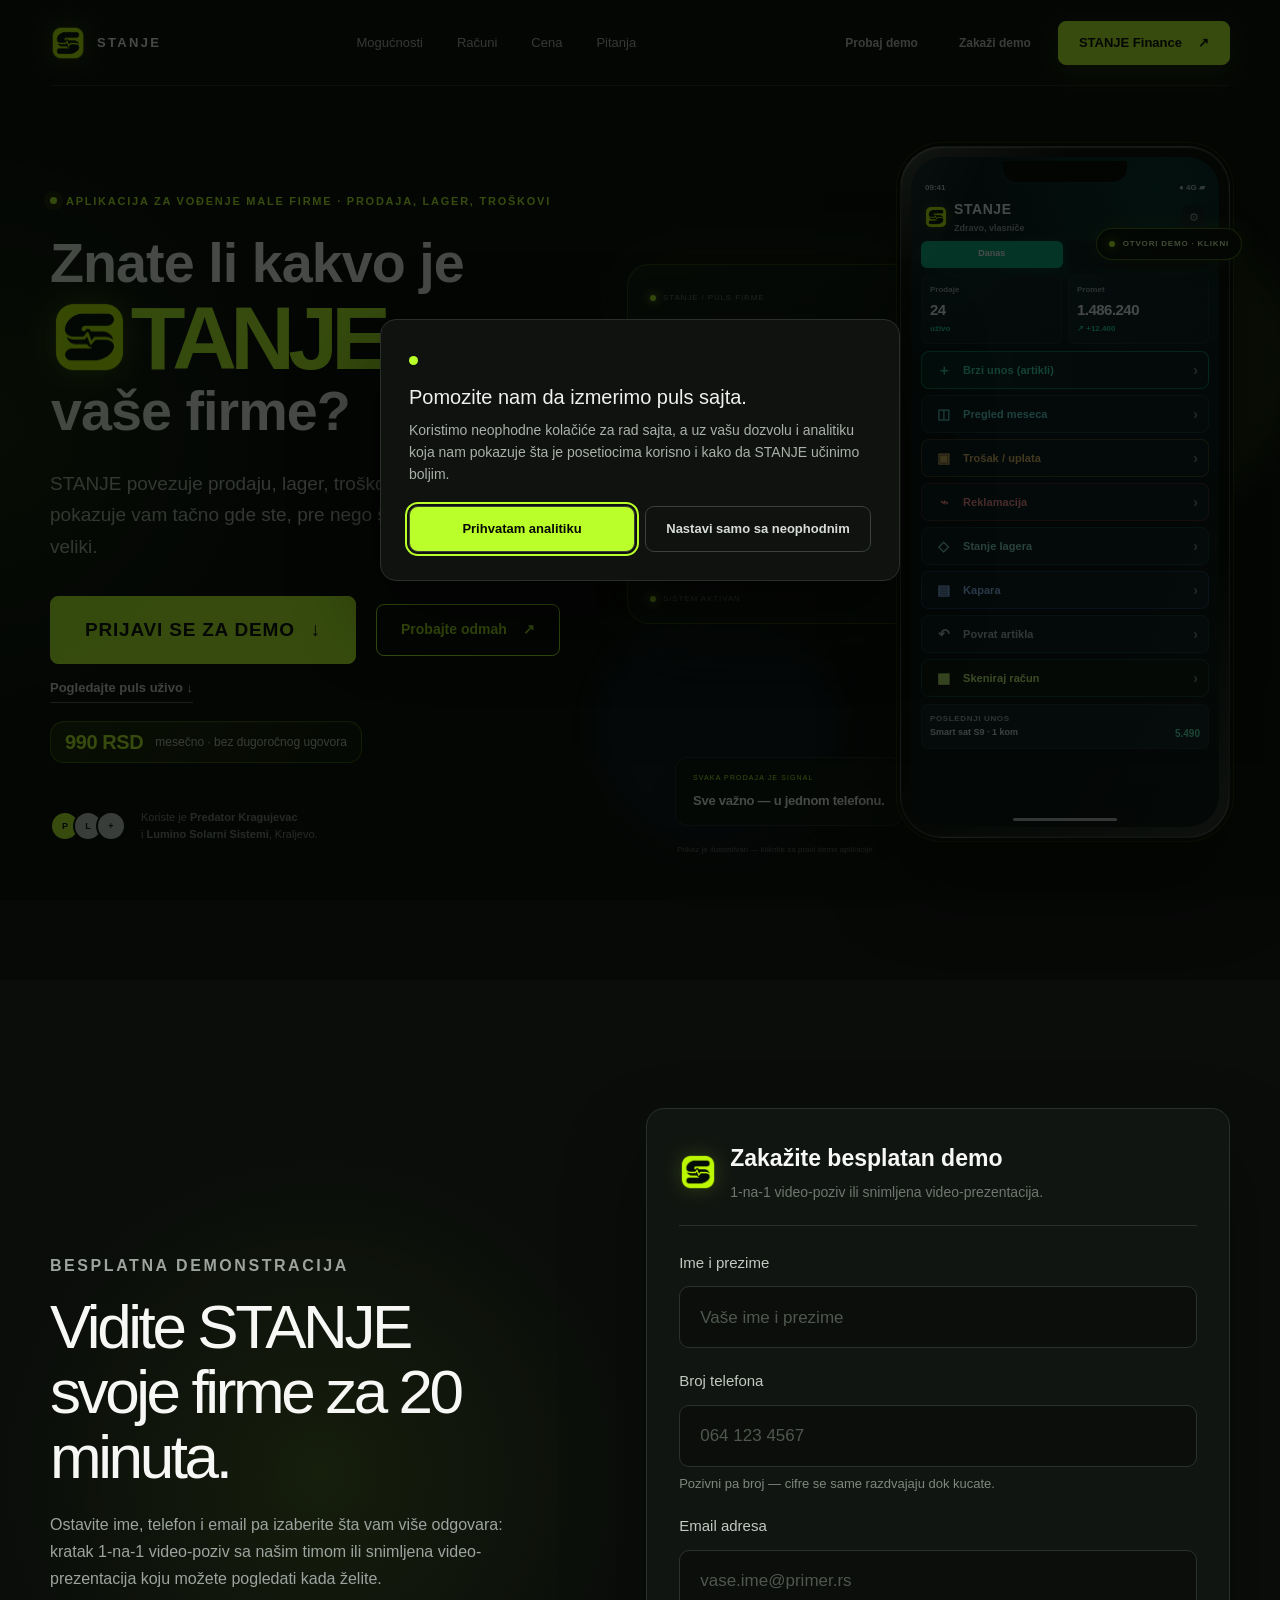
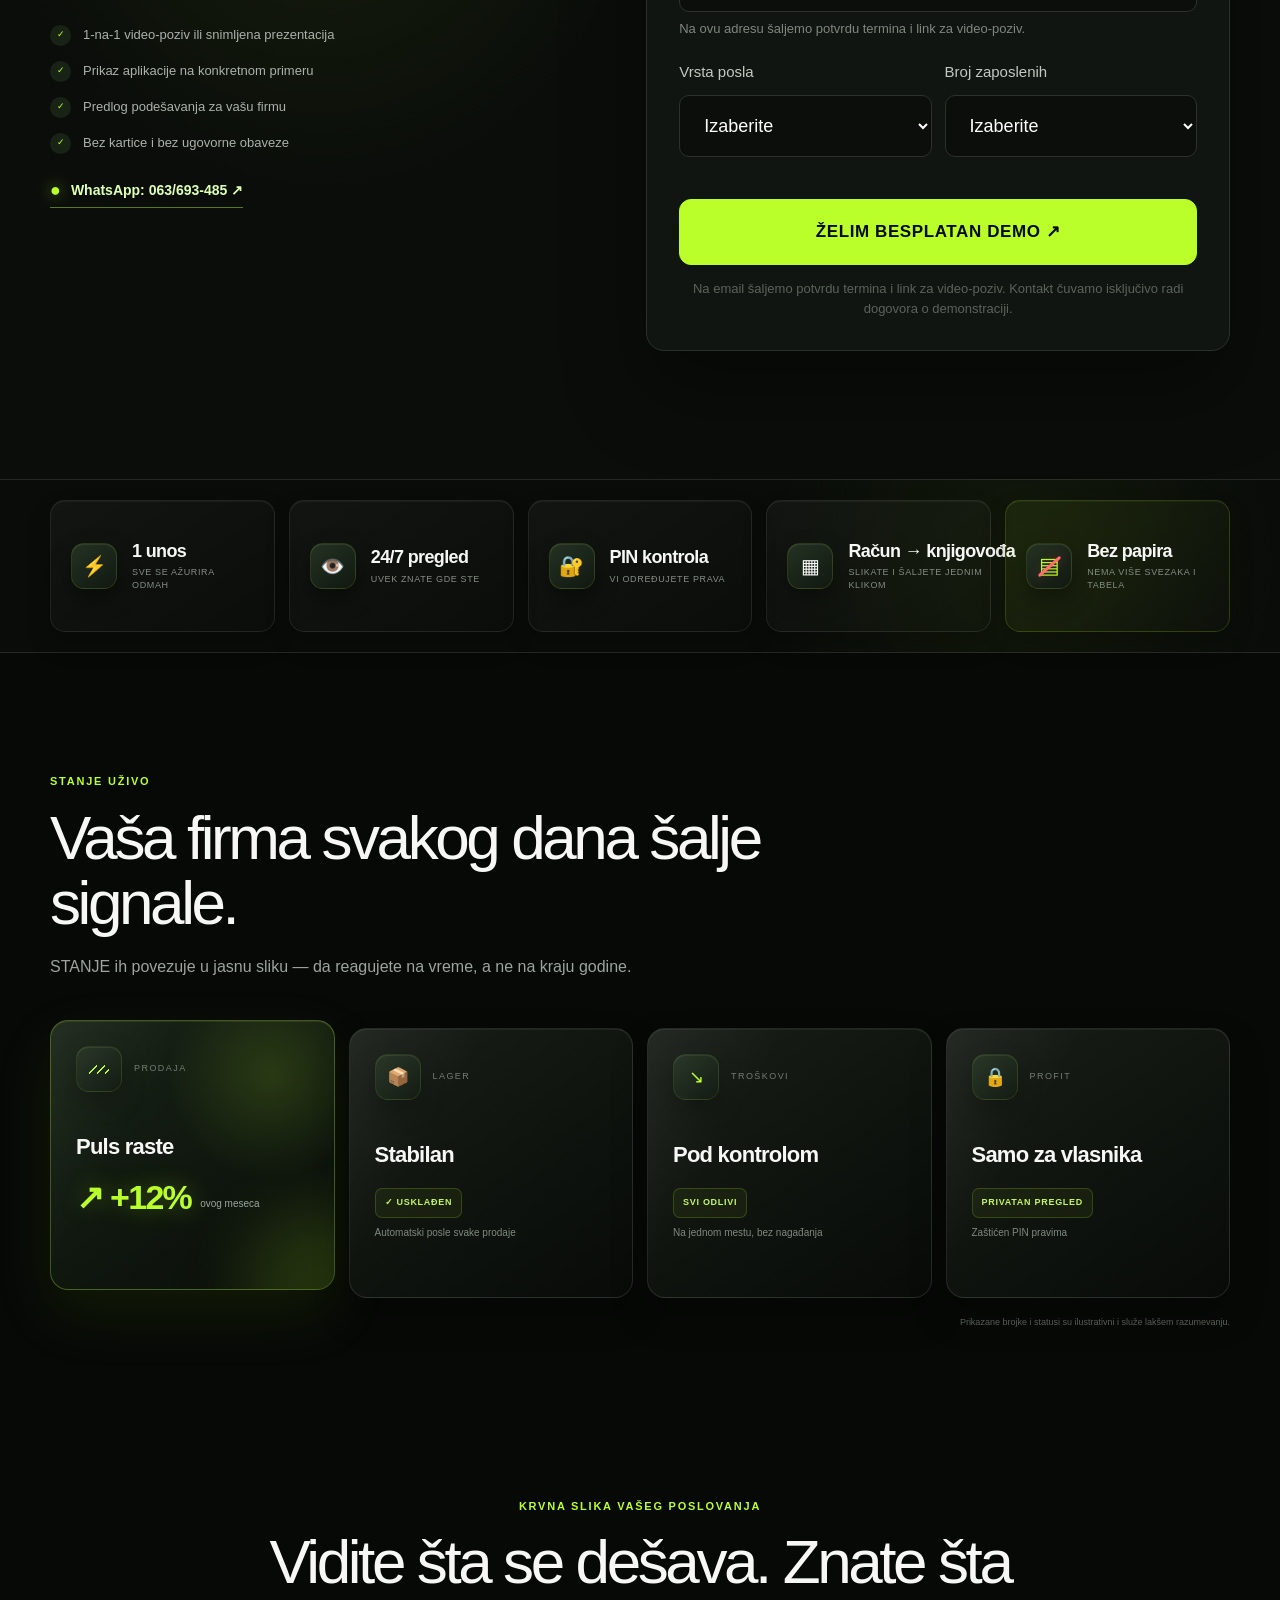
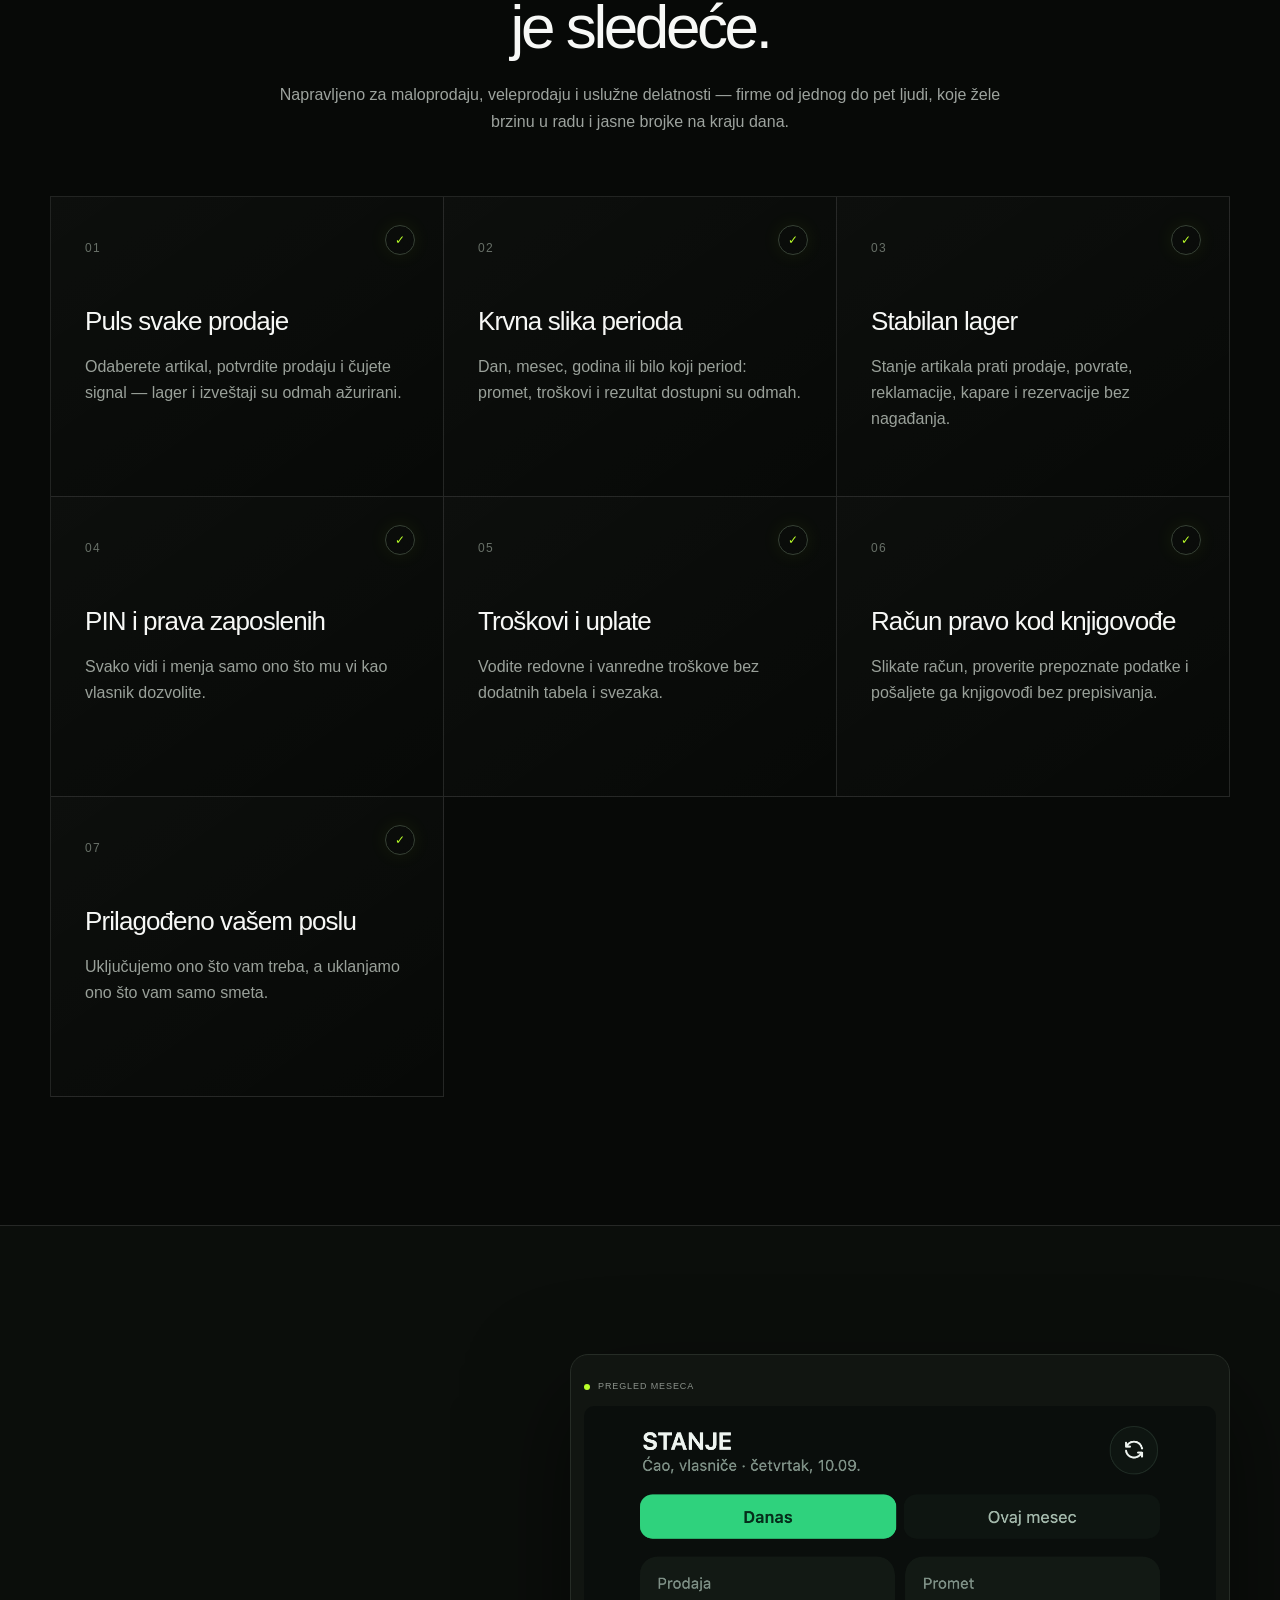
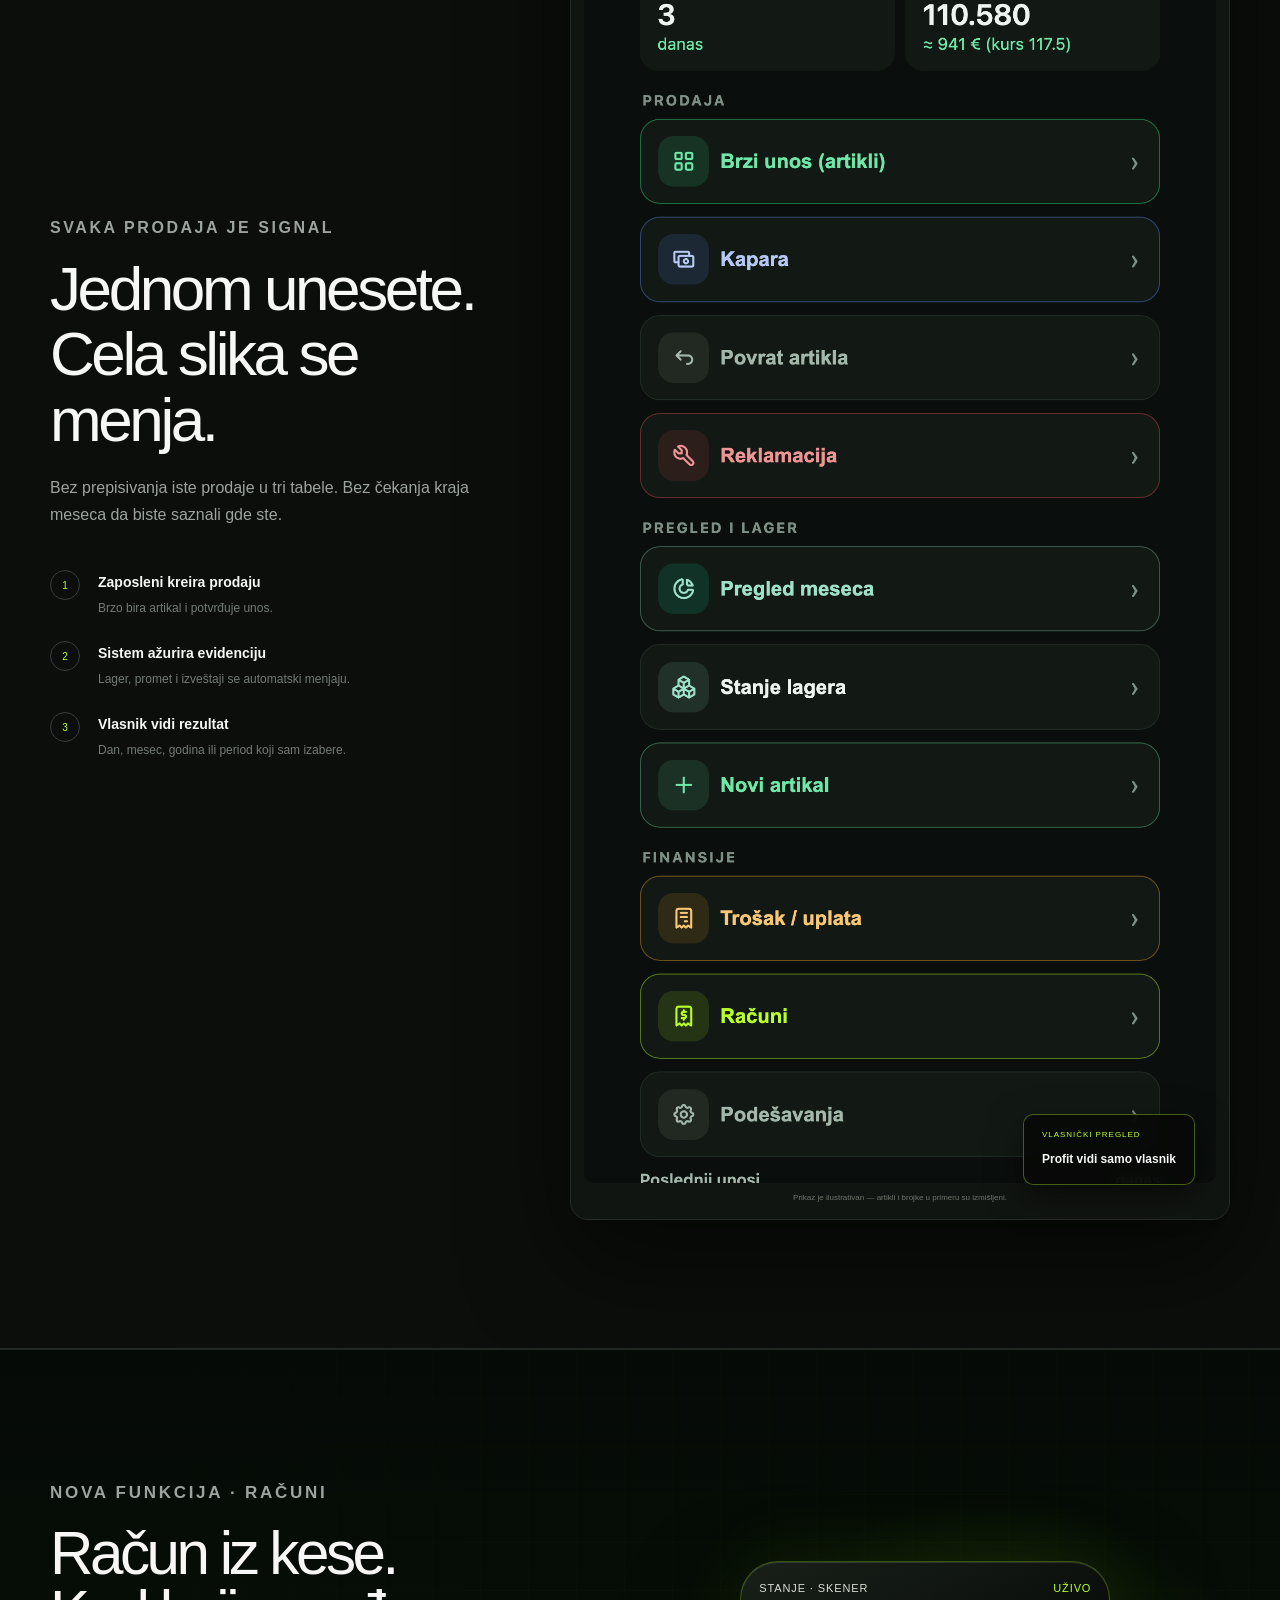
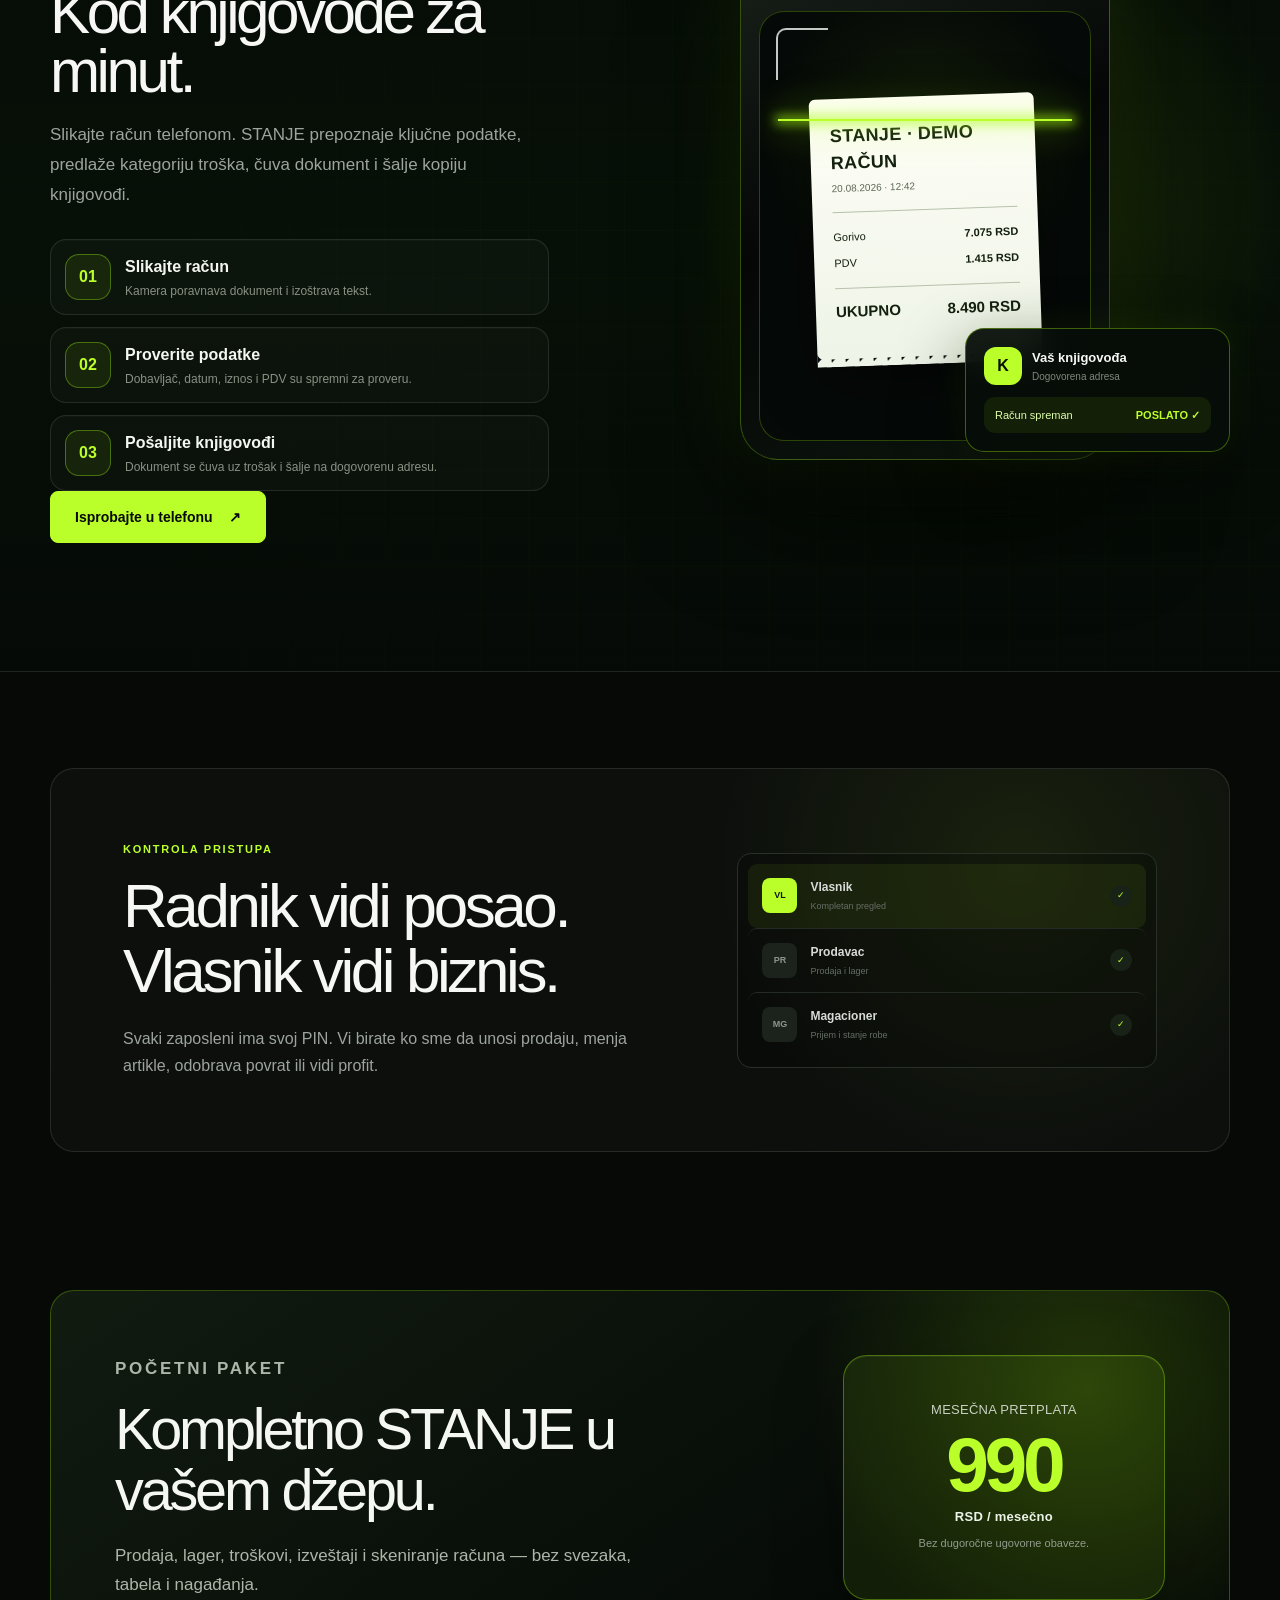
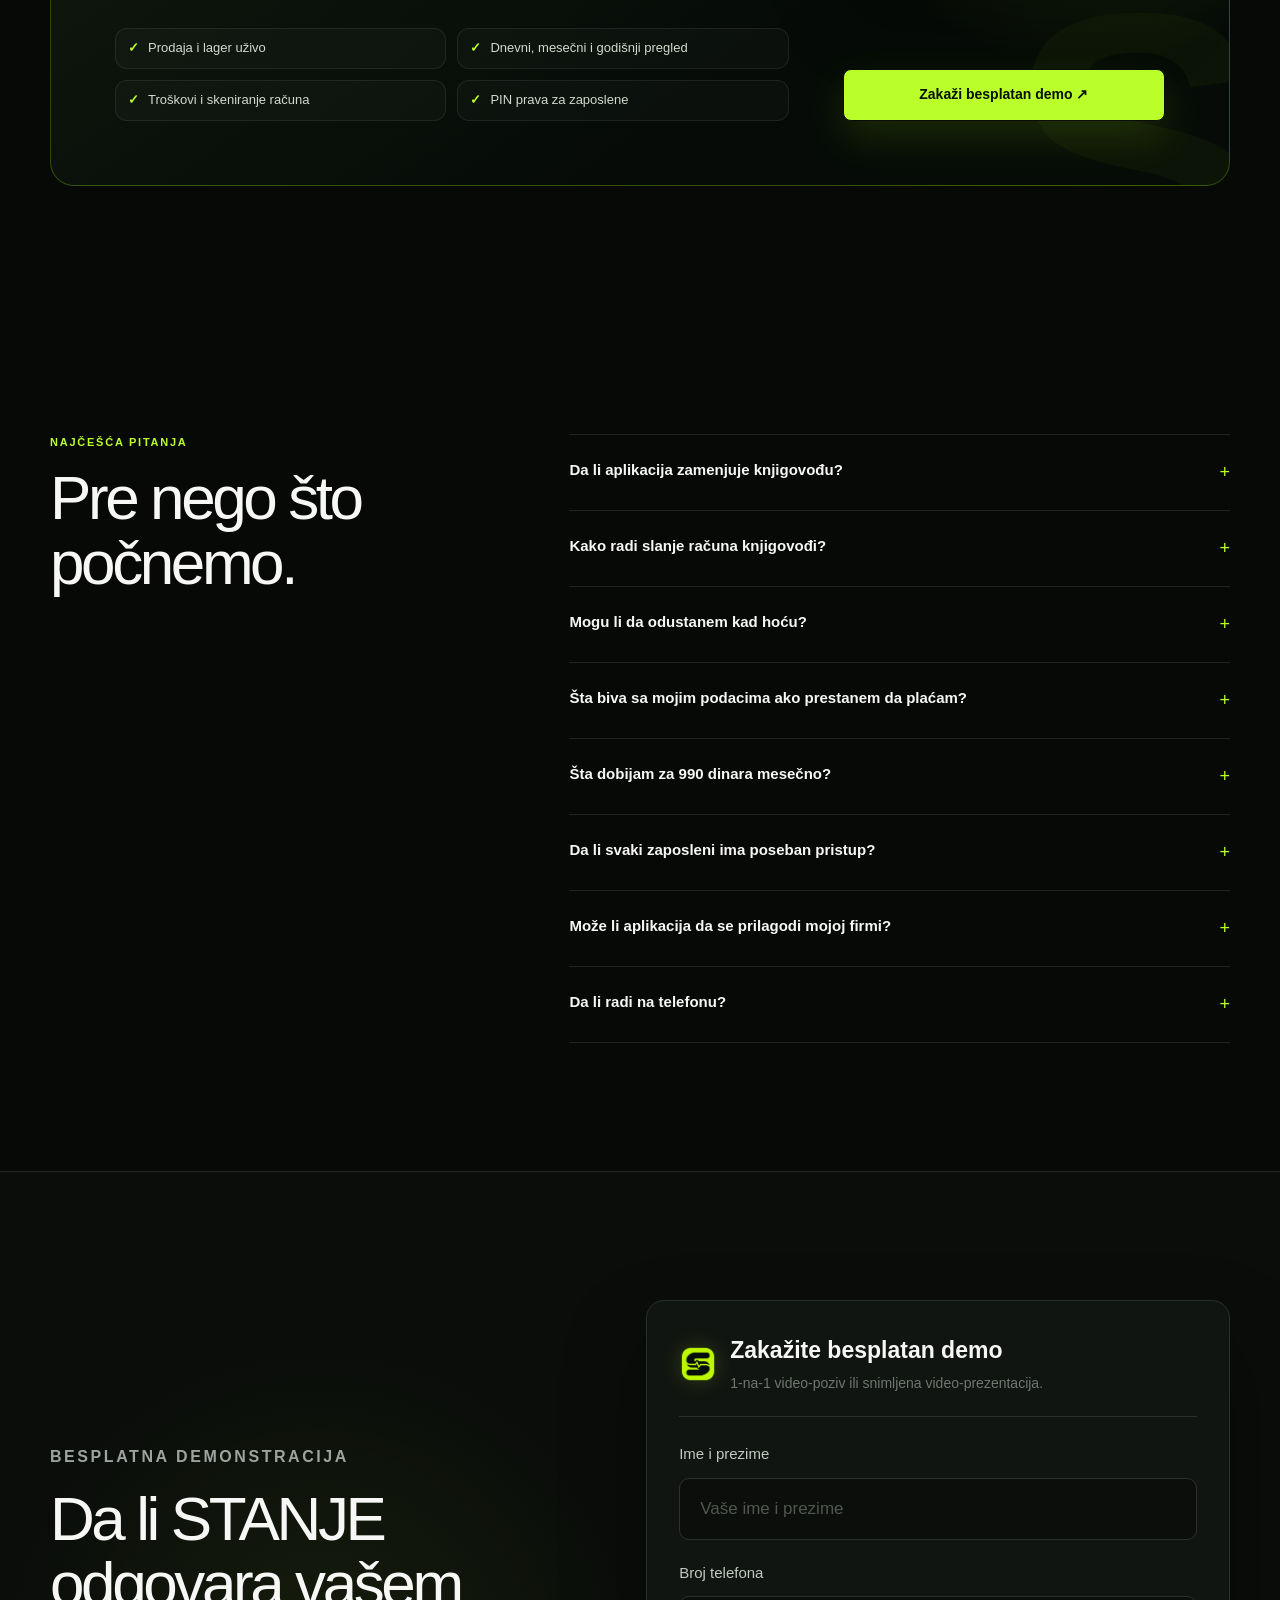
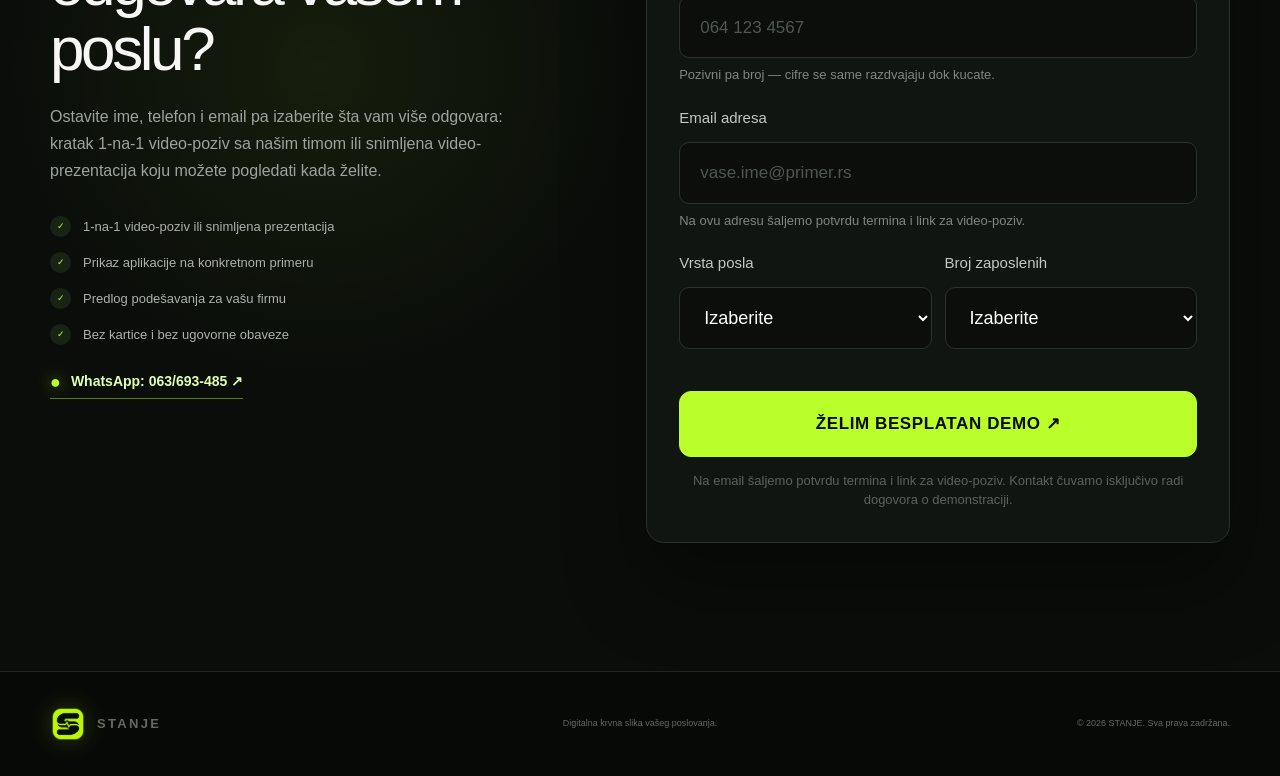
<file: index.html>
<!DOCTYPE html>
<html lang="sr-Latn">
<head>
<meta charset="utf-8"/>
<meta name="viewport" content="width=device-width, initial-scale=1"/>
<title>STANJE — Krvna slika vašeg poslovanja</title>
<meta name="description" content="Aplikacija za vođenje male firme: prodaja, lager, troškovi, računi i izveštaji na jednom mestu — za 990 RSD mesečno."/>
<link rel="canonical" href="https://stanje.rs/"/>
<meta property="og:title" content="STANJE — Krvna slika vašeg poslovanja"/>
<meta property="og:description" content="Prodaja, lager, troškovi, uplate i profit na jednom mestu."/>
<meta property="og:url" content="https://stanje.rs/"/>
<meta property="og:site_name" content="STANJE"/>
<meta property="og:type" content="website"/>
<meta property="og:locale" content="sr_RS"/>
<meta property="og:image" content="https://stanje.rs/stanje-og.png"/>
<meta property="og:image:width" content="1200"/>
<meta property="og:image:height" content="630"/>
<meta property="og:image:alt" content="STANJE — Krvna slika vašeg poslovanja"/>
<meta name="twitter:card" content="summary_large_image"/>
<meta name="twitter:title" content="STANJE — Krvna slika vašeg poslovanja"/>
<meta name="twitter:description" content="Prodaja, lager, troškovi, uplate i profit na jednom mestu."/>
<meta name="twitter:image" content="https://stanje.rs/stanje-og.png"/>
<link rel="icon" href="/favicon.png"/>
<link rel="apple-touch-icon" href="/apple-touch-icon.png"/>
<link rel="manifest" href="/manifest.webmanifest"/>
<link rel="preload" href="/assets/stanje-logo.png" as="image"/>
<link rel="stylesheet" href="/assets/index-CxGIpI3o.css"/>
<link rel="stylesheet" href="/stanje.css"/>
<script type="application/ld+json">{"@context": "https://schema.org", "@type": "SoftwareApplication", "name": "STANJE", "applicationCategory": "BusinessApplication", "operatingSystem": "Web, iOS, Android", "description": "Aplikacija za vođenje male firme — prodaja, lager, troškovi, računi i izveštaji.", "url": "https://stanje.rs/", "inLanguage": "sr-Latn-RS", "offers": {"@type": "Offer", "price": "990", "priceCurrency": "RSD", "description": "Mesečna pretplata, bez dugoročne obaveze"}, "publisher": {"@type": "Organization", "name": "STANJE", "url": "https://stanje.rs/", "logo": "https://stanje.rs/assets/stanje-logo.png"}}</script>
<script type="application/ld+json">{"@context": "https://schema.org", "@type": "FAQPage", "mainEntity": [{"@type": "Question", "name": "Da li aplikacija zamenjuje knjigovođu?", "acceptedAnswer": {"@type": "Answer", "text": "Ne. STANJE je operativni sistem za praćenje prodaje, lagera, troškova i rezultata. Vašem knjigovođi ostaje zvanično računovodstvo, a vama svakodnevna kontrola poslovanja."}}, {"@type": "Question", "name": "Kako radi slanje računa knjigovođi?", "acceptedAnswer": {"@type": "Answer", "text": "Slikate račun telefonom, proverite prepoznate podatke i jednim klikom ga čuvate uz trošak i šaljete na dogovorenu adresu knjigovođe. Originalni dokument ostaje sačuvan u vašoj evidenciji."}}, {"@type": "Question", "name": "Mogu li da odustanem kad hoću?", "acceptedAnswer": {"@type": "Answer", "text": "Da. Pretplata se plaća mesečno i nema dugoročne ugovorne obaveze — otkazujete kad želite, bez raskidne naknade."}}, {"@type": "Question", "name": "Šta biva sa mojim podacima ako prestanem da plaćam?", "acceptedAnswer": {"@type": "Answer", "text": "Podaci ostaju vaši. Na vaš zahtev vam ih izvozimo, u obliku koji možete da otvorite i koristite dalje."}}, {"@type": "Question", "name": "Šta dobijam za 990 dinara mesečno?", "acceptedAnswer": {"@type": "Answer", "text": "Početni paket obuhvata prodaju, lager, osnovne izveštaje, troškove i skeniranje računa. Veće posebne dorade i potpuno prilagođeni moduli dogovaraju se zasebno."}}, {"@type": "Question", "name": "Da li svaki zaposleni ima poseban pristup?", "acceptedAnswer": {"@type": "Answer", "text": "Da. Svako dobija svoj PIN, a vlasnik određuje ko može da vidi, unese, izmeni ili obriše određene podatke."}}, {"@type": "Question", "name": "Može li aplikacija da se prilagodi mojoj firmi?", "acceptedAnswer": {"@type": "Answer", "text": "Da. Moduli, nazivi, prava pristupa i način rada mogu da se podese prema vašem procesu. Veće posebne funkcije dogovaraju se zasebno."}}, {"@type": "Question", "name": "Da li radi na telefonu?", "acceptedAnswer": {"@type": "Answer", "text": "Da. Aplikacija je napravljena za brz rad na telefonu, a dostupna je i na računaru i tabletu."}}]}</script>
</head>
<body>
<main><nav class="nav shell" aria-label="Glavna navigacija"><a class="brand" href="#top" aria-label="STANJE početna"><span class="brand-mark"><img src="/assets/stanje-logo.png" alt=""/></span><span>STANJE</span></a><div class="nav-links"><a href="#mogucnosti">Mogućnosti</a><a href="#racuni">Računi</a><a href="#cena">Cena</a><a href="#pitanja">Pitanja</a></div><div class="nav-actions"><a class="nav-demo" href="/demo.html">Probaj demo</a><a class="nav-demo" href="#demo">Zakaži demo</a><a class="button button-small finance-button" href="https://finance.stanje.rs">STANJE Finance <span aria-hidden="true">↗</span></a></div></nav><section class="hero shell" id="top"><div class="hero-copy"><div class="eyebrow"><span class="pulse"></span> Aplikacija za vođenje male firme · prodaja, lager, troškovi</div><h1 class="hero-headline" aria-label="Znate li kakvo je STANJE vaše firme?"><span class="hero-question-line" aria-hidden="true">Znate li kakvo je</span><span class="hero-brand-line" aria-hidden="true"><i class="hero-brand-mark"><img src="/assets/stanje-logo.png" alt=""/></i><b>TANJE</b></span><span class="hero-question-line hero-question-last" aria-hidden="true">vaše firme?</span></h1><p class="hero-lead">STANJE povezuje prodaju, lager, troškove, uplate i profit — i pokazuje vam tačno gde ste, pre nego što mali problem postane veliki.</p><div class="hero-actions"><a class="button button-poziv" href="#demo">PRIJAVI SE ZA DEMO <span aria-hidden="true">↓</span></a><a class="button button-ghost" href="/demo.html">Probajte odmah <span aria-hidden="true">↗</span></a><a class="text-link" href="#puls">Pogledajte puls uživo <span aria-hidden="true">↓</span></a></div><div class="hero-price"><strong>990 RSD</strong><span>mesečno · bez dugoročnog ugovora</span></div><div class="hero-proof"><div class="avatar-stack" aria-hidden="true"><span>P</span><span>L</span><span>+</span></div><p>Koriste je <strong>Predator Kragujevac</strong><br/>i <strong>Lumino Solarni Sistemi</strong>, Kraljevo.</p></div></div><div class="hero-visual" id="puls"><div class="glow glow-one"></div><div class="glow glow-two"></div><div class="pulse-monitor " aria-label="Demo puls prodaje"><div class="monitor-topline"><span><i></i> STANJE / PULS FIRME</span><small>DEMO SIGNAL</small></div><div class="monitor-stats"><div><span>PRODAJE DANAS</span><strong>35</strong></div><div><span>PROMET</span><strong>184.500 <small>RSD</small></strong></div></div><div class="wave-stage" aria-hidden="true"><div class="wave-grid"></div><svg viewBox="0 0 720 150" preserveAspectRatio="none"><path class="wave-shadow" d="M0 82 L112 82 L132 73 L150 82 L188 82 L205 48 L225 121 L248 18 L270 89 L293 74 L322 82 L432 82 L452 73 L470 82 L508 82 L525 48 L545 121 L568 18 L590 89 L613 74 L642 82 L720 82"></path><path class="wave-line" d="M0 82 L112 82 L132 73 L150 82 L188 82 L205 48 L225 121 L248 18 L270 89 L293 74 L322 82 L432 82 L452 73 L470 82 L508 82 L525 48 L545 121 L568 18 L590 89 L613 74 L642 82 L720 82"></path></svg><span class="scan-dot"></span></div><div class="sale-toast"><span>✓</span><div><strong>Prodaja evidentirana</strong><small>Lager i izveštaji ažurirani</small></div><b>+1</b></div><div class="monitor-footer"><span><i></i> Sistem aktivan</span><span>Poslednje osvežavanje: upravo sada</span></div></div><div class="phone-showcase" aria-label="Prikaz aplikacije STANJE na telefonu"><div class="phone-edge"><span class="phone-speaker" aria-hidden="true"></span><div class="app-demo"><div class="app-status"><span>09:41</span><span>● 4G ▰</span></div><div class="app-demo-head"><div class="app-demo-brand"><img src="/assets/stanje-logo.png" alt=""/><span><b>STANJE</b><small>Zdravo, vlasniče</small></span></div><button aria-label="Podešavanja">⚙</button></div><div class="period-switch"><button class="active">Danas</button><button>7 dana</button></div><div class="demo-stats"><div><small>Prodaje</small><strong>24</strong><em>uživo</em></div><div><small>Promet</small><strong>1.486.240</strong><em>↗ +12.400</em></div></div><div class="demo-actions"><button class="demo-action green"><span>＋</span>Brzi unos (artikli)<i>›</i></button><button class="demo-action teal"><span>◫</span>Pregled meseca<i>›</i></button><button class="demo-action gold"><span>▣</span>Trošak / uplata<i>›</i></button><button class="demo-action red"><span>⌁</span>Reklamacija<i>›</i></button><button class="demo-action mint"><span>◇</span>Stanje lagera<i>›</i></button><button class="demo-action blue"><span>▤</span>Kapara<i>›</i></button><button class="demo-action gray"><span>↶</span>Povrat artikla<i>›</i></button><button class="demo-action lime"><span>▦</span>Skeniraj račun<i>›</i></button></div><div class="demo-recent"><span>Poslednji unos</span><b>Smart sat S9 · 1 kom</b><strong>5.490</strong></div><div class="demo-homebar"></div></div><span class="phone-shine" aria-hidden="true"></span></div><div class="phone-badge"><i></i> OTVORI DEMO · KLIKNI</div></div><div class="hero-signal-label"><span>SVAKA PRODAJA JE SIGNAL</span><strong>Sve važno — u jednom telefonu.</strong></div><p class="demo-note hero-demo-note">Prikaz je ilustrativan — kliknite za pravi demo aplikacije.</p></div></section><section class="section demo-section demo-vrh" id="demo"><div class="shell demo-grid"><div class="demo-copy"><p class="kicker">Besplatna demonstracija</p><h2>Vidite STANJE svoje firme za 20 minuta.</h2><p>Ostavite ime, telefon i email pa izaberite šta vam više odgovara: kratak 1-na-1 video-poziv sa našim timom ili snimljena video-prezentacija koju možete pogledati kada želite.</p><ul><li><span>✓</span> 1-na-1 video-poziv ili snimljena prezentacija</li><li><span>✓</span> Prikaz aplikacije na konkretnom primeru</li><li><span>✓</span> Predlog podešavanja za vašu firmu</li><li><span>✓</span> Bez kartice i bez ugovorne obaveze</li></ul><a class="whatsapp-contact" href="https://wa.me/38163693485?text=Zdravo%2C%20zanima%20me%20STANJE%20aplikacija." target="_blank" rel="noreferrer"><span aria-hidden="true">●</span> WhatsApp: 063/693-485 ↗</a></div><form class="lead-form"><div class="form-header"><span class="form-brand-mark"><img src="/assets/stanje-logo.png" alt=""/></span><div><strong>Zakažite besplatan demo</strong><small>1-na-1 video-poziv ili snimljena video-prezentacija.</small></div></div><label>Ime i prezime<input type="text" placeholder="Vaše ime i prezime" autocomplete="name" required="" minlength="3" name="name"/></label><label>Broj telefona<input type="tel" placeholder="064 123 4567" autocomplete="tel" required="" inputmode="tel" maxlength="17" name="phone"/><small class="polje-savet">Pozivni pa broj — cifre se same razdvajaju dok kucate.</small></label><label>Email adresa<input type="email" placeholder="vase.ime@primer.rs" autocomplete="email" required="" inputmode="email" autocapitalize="none" spellcheck="false" name="email"/><small class="polje-savet">Na ovu adresu šaljemo potvrdu termina i link za video-poziv.</small></label><div class="field-row"><label>Vrsta posla<select name="businessType" required=""><option value="" disabled="" selected="">Izaberite</option><option>Online prodaja</option><option>Maloprodaja</option><option>Veleprodaja</option><option>Uslužna delatnost</option><option>Drugo</option></select></label><label>Broj zaposlenih<select name="teamSize" required=""><option value="" disabled="" selected="">Izaberite</option><option>Radim sam/a</option><option>2–5</option><option>6–10</option><option>11+</option></select></label></div><input class="honeypot" tabindex="-1" autocomplete="off" aria-hidden="true" name="website"/><button class="button submit-button" type="submit">ŽELIM BESPLATAN DEMO ↗</button><p class="privacy-note">Na email šaljemo potvrdu termina i link za video-poziv. Kontakt čuvamo isključivo radi dogovora o demonstraciji.</p></form></div></section><section class="proof-strip" aria-label="Glavne prednosti"><div class="shell proof-grid"><div class="proof-item"><span class="proof-icon" aria-hidden="true">⚡</span><div><strong>1 unos</strong><small>Sve se ažurira odmah</small></div></div><div class="proof-item"><span class="proof-icon" aria-hidden="true">👁️</span><div><strong>24/7 pregled</strong><small>Uvek znate gde ste</small></div></div><div class="proof-item"><span class="proof-icon" aria-hidden="true">🔐</span><div><strong>PIN kontrola</strong><small>Vi određujete prava</small></div></div><div class="proof-item"><span class="proof-icon" aria-hidden="true">▦</span><div><strong>Račun → knjigovođa</strong><small>Slikate i šaljete jednim klikom</small></div></div><div class="proof-item proof-paper"><span class="proof-icon paper-off-icon" aria-hidden="true"><i>▤</i></span><div><strong>Bez papira</strong><small>Nema više svezaka i tabela</small></div></div></div></section><section class="vitals shell" id="stanje-uzivo" aria-label="Vitalni parametri firme"><div class="vitals-heading"><p class="kicker">STANJE UŽIVO</p><h2>Vaša firma svakog dana šalje signale.</h2><p>STANJE ih povezuje u jasnu sliku — da reagujete na vreme, a ne na kraju godine.</p></div><div class="vitals-grid"><article class="vital-primary"><div class="vital-top"><div class="vital-icon"><span class="mini-wave"></span></div><span>PRODAJA</span></div><strong>Puls raste</strong><div class="vital-metric"><b>↗ +12%</b><small>ovog meseca</small></div><i class="vital-glow" aria-hidden="true"></i></article><article><div class="vital-top"><div class="vital-icon" aria-hidden="true">📦</div><span>LAGER</span></div><strong>Stabilan</strong><div class="vital-status"><b>✓ USKLAĐEN</b><small>Automatski posle svake prodaje</small></div></article><article><div class="vital-top"><div class="vital-icon" aria-hidden="true">↘</div><span>TROŠKOVI</span></div><strong>Pod kontrolom</strong><div class="vital-status"><b>SVI ODLIVI</b><small>Na jednom mestu, bez nagađanja</small></div></article><article><div class="vital-top"><div class="vital-icon" aria-hidden="true">🔒</div><span>PROFIT</span></div><strong>Samo za vlasnika</strong><div class="vital-status"><b>PRIVATAN PREGLED</b><small>Zaštićen PIN pravima</small></div></article></div><p class="illustrative-note">Prikazane brojke i statusi su ilustrativni i služe lakšem razumevanju.</p></section><section class="section shell" id="mogucnosti"><div class="section-heading"><p class="kicker">Krvna slika vašeg poslovanja</p><h2>Vidite šta se dešava. Znate šta je sledeće.</h2><p>Napravljeno za maloprodaju, veleprodaju i uslužne delatnosti — firme od jednog do pet ljudi, koje žele brzinu u radu i jasne brojke na kraju dana.</p></div><div class="feature-grid"><article class="feature-card"><span>01</span><h3>Puls svake prodaje</h3><p>Odaberete artikal, potvrdite prodaju i čujete signal — lager i izveštaji su odmah ažurirani.</p><i aria-hidden="true">✓</i></article><article class="feature-card"><span>02</span><h3>Krvna slika perioda</h3><p>Dan, mesec, godina ili bilo koji period: promet, troškovi i rezultat dostupni su odmah.</p><i aria-hidden="true">✓</i></article><article class="feature-card"><span>03</span><h3>Stabilan lager</h3><p>Stanje artikala prati prodaje, povrate, reklamacije, kapare i rezervacije bez nagađanja.</p><i aria-hidden="true">✓</i></article><article class="feature-card"><span>04</span><h3>PIN i prava zaposlenih</h3><p>Svako vidi i menja samo ono što mu vi kao vlasnik dozvolite.</p><i aria-hidden="true">✓</i></article><article class="feature-card"><span>05</span><h3>Troškovi i uplate</h3><p>Vodite redovne i vanredne troškove bez dodatnih tabela i svezaka.</p><i aria-hidden="true">✓</i></article><article class="feature-card"><span>06</span><h3>Račun pravo kod knjigovođe</h3><p>Slikate račun, proverite prepoznate podatke i pošaljete ga knjigovođi bez prepisivanja.</p><i aria-hidden="true">✓</i></article><article class="feature-card"><span>07</span><h3>Prilagođeno vašem poslu</h3><p>Uključujemo ono što vam treba, a uklanjamo ono što vam samo smeta.</p><i aria-hidden="true">✓</i></article></div></section><section class="section workflow-section" id="kako-radi"><div class="shell workflow-grid"><div class="workflow-copy"><p class="kicker">Svaka prodaja je signal</p><h2>Jednom unesete. Cela slika se menja.</h2><p>Bez prepisivanja iste prodaje u tri tabele. Bez čekanja kraja meseca da biste saznali gde ste.</p><ol class="steps"><li><span>1</span><div><strong>Zaposleni kreira prodaju</strong><p>Brzo bira artikal i potvrđuje unos.</p></div></li><li><span>2</span><div><strong>Sistem ažurira evidenciju</strong><p>Lager, promet i izveštaji se automatski menjaju.</p></div></li><li><span>3</span><div><strong>Vlasnik vidi rezultat</strong><p>Dan, mesec, godina ili period koji sam izabere.</p></div></li></ol></div><div class="dashboard-frame"><div class="dashboard-label"><span></span> Pregled meseca</div><img src="/assets/control-month.png" alt="Prikaz aplikacije STANJE na telefonu — primer sa izmišljenim brojkama"/><p class="demo-note">Prikaz je ilustrativan — artikli i brojke u primeru su izmišljeni.</p><div class="owner-only"><span>Vlasnički pregled</span><strong>Profit vidi samo vlasnik</strong></div></div></div></section><section class="section receipt-section" id="racuni"><div class="shell receipt-grid"><div class="receipt-copy"><p class="kicker">NOVA FUNKCIJA · RAČUNI</p><h2>Račun iz kese.<br/>Kod knjigovođe za minut.</h2><p>Slikajte račun telefonom. STANJE prepoznaje ključne podatke, predlaže kategoriju troška, čuva dokument i šalje kopiju knjigovođi.</p><ol class="receipt-steps"><li class="receipt-step"><span>01</span><div><strong>Slikajte račun</strong><small>Kamera poravnava dokument i izoštrava tekst.</small></div></li><li class="receipt-step"><span>02</span><div><strong>Proverite podatke</strong><small>Dobavljač, datum, iznos i PDV su spremni za proveru.</small></div></li><li class="receipt-step"><span>03</span><div><strong>Pošaljite knjigovođi</strong><small>Dokument se čuva uz trošak i šalje na dogovorenu adresu.</small></div></li></ol><a class="button" href="#puls">Isprobajte u telefonu <span aria-hidden="true">↗</span></a></div><div class="receipt-visual" aria-label="Prikaz skeniranja računa i slanja knjigovođi"><div class="receipt-phone"><div class="receipt-phone-bar"><span>STANJE · SKENER</span><span>UŽIVO</span></div><div class="scan-frame"><span class="scan-beam"></span><div class="paper-receipt"><b>STANJE · DEMO RAČUN</b><span>20.08.2026 · 12:42</span><div class="receipt-rule"></div><p class="receipt-line"><span>Gorivo</span><strong>7.075 RSD</strong></p><p class="receipt-line"><span>PDV</span><strong>1.415 RSD</strong></p><p class="receipt-line total"><span>UKUPNO</span><strong>8.490 RSD</strong></p></div></div></div><div class="accountant-card"><div class="accountant-card-head"><span class="accountant-avatar">K</span><div><strong>Vaš knjigovođa</strong><small>Dogovorena adresa</small></div></div><div class="accountant-status"><span>Račun spreman</span><b>POSLATO ✓</b></div></div></div></div></section><section class="section permissions shell"><div class="permissions-card"><div><p class="kicker">Kontrola pristupa</p><h2>Radnik vidi posao.<br/>Vlasnik vidi biznis.</h2><p>Svaki zaposleni ima svoj PIN. Vi birate ko sme da unosi prodaju, menja artikle, odobrava povrat ili vidi profit.</p></div><div class="role-panel"><div class="role owner"><span>VL</span><div><strong>Vlasnik</strong><small>Kompletan pregled</small></div><i>✓</i></div><div class="role"><span>PR</span><div><strong>Prodavac</strong><small>Prodaja i lager</small></div><i>✓</i></div><div class="role"><span>MG</span><div><strong>Magacioner</strong><small>Prijem i stanje robe</small></div><i>✓</i></div></div></div></section><section class="section offer shell" id="cena"><div class="offer-card"><div class="offer-intro"><p class="kicker">Početni paket</p><h2>Kompletno STANJE u vašem džepu.</h2><p>Prodaja, lager, troškovi, izveštaji i skeniranje računa — bez svezaka, tabela i nagađanja.</p></div><div class="price"><span>Mesečna pretplata</span><strong>990 <small>RSD / mesečno</small></strong><p>Bez dugoročne ugovorne obaveze.</p></div><ul class="offer-list"><li>Prodaja i lager uživo</li><li>Dnevni, mesečni i godišnji pregled</li><li>Troškovi i skeniranje računa</li><li>PIN prava za zaposlene</li></ul><a class="button light-button" href="#demo-dno">Zakaži besplatan demo ↗</a></div></section><section class="section faq shell" id="pitanja"><div class="section-heading left-heading"><p class="kicker">Najčešća pitanja</p><h2>Pre nego što počnemo.</h2></div><div class="faq-list"><details><summary>Da li aplikacija zamenjuje knjigovođu?<span>+</span></summary><p>Ne. STANJE je operativni sistem za praćenje prodaje, lagera, troškova i rezultata. Vašem knjigovođi ostaje zvanično računovodstvo, a vama svakodnevna kontrola poslovanja.</p></details><details><summary>Kako radi slanje računa knjigovođi?<span>+</span></summary><p>Slikate račun telefonom, proverite prepoznate podatke i jednim klikom ga čuvate uz trošak i šaljete na dogovorenu adresu knjigovođe. Originalni dokument ostaje sačuvan u vašoj evidenciji.</p></details><details><summary>Mogu li da odustanem kad hoću?<span>+</span></summary><p>Da. Pretplata se plaća mesečno i nema dugoročne ugovorne obaveze — otkazujete kad želite, bez raskidne naknade.</p></details><details><summary>Šta biva sa mojim podacima ako prestanem da plaćam?<span>+</span></summary><p>Podaci ostaju vaši. Na vaš zahtev vam ih izvozimo, u obliku koji možete da otvorite i koristite dalje.</p></details><details><summary>Šta dobijam za 990 dinara mesečno?<span>+</span></summary><p>Početni paket obuhvata prodaju, lager, osnovne izveštaje, troškove i skeniranje računa. Veće posebne dorade i potpuno prilagođeni moduli dogovaraju se zasebno.</p></details><details><summary>Da li svaki zaposleni ima poseban pristup?<span>+</span></summary><p>Da. Svako dobija svoj PIN, a vlasnik određuje ko može da vidi, unese, izmeni ili obriše određene podatke.</p></details><details><summary>Može li aplikacija da se prilagodi mojoj firmi?<span>+</span></summary><p>Da. Moduli, nazivi, prava pristupa i način rada mogu da se podese prema vašem procesu. Veće posebne funkcije dogovaraju se zasebno.</p></details><details><summary>Da li radi na telefonu?<span>+</span></summary><p>Da. Aplikacija je napravljena za brz rad na telefonu, a dostupna je i na računaru i tabletu.</p></details></div></section><section class="section demo-section" id="demo-dno"><div class="shell demo-grid"><div class="demo-copy"><p class="kicker">Besplatna demonstracija</p><h2>Da li STANJE odgovara vašem poslu?</h2><p>Ostavite ime, telefon i email pa izaberite šta vam više odgovara: kratak 1-na-1 video-poziv sa našim timom ili snimljena video-prezentacija koju možete pogledati kada želite.</p><ul><li><span>✓</span> 1-na-1 video-poziv ili snimljena prezentacija</li><li><span>✓</span> Prikaz aplikacije na konkretnom primeru</li><li><span>✓</span> Predlog podešavanja za vašu firmu</li><li><span>✓</span> Bez kartice i bez ugovorne obaveze</li></ul><a class="whatsapp-contact" href="https://wa.me/38163693485?text=Zdravo%2C%20zanima%20me%20STANJE%20aplikacija." target="_blank" rel="noreferrer"><span aria-hidden="true">●</span> WhatsApp: 063/693-485 ↗</a></div><form class="lead-form"><div class="form-header"><span class="form-brand-mark"><img src="/assets/stanje-logo.png" alt=""/></span><div><strong>Zakažite besplatan demo</strong><small>1-na-1 video-poziv ili snimljena video-prezentacija.</small></div></div><label>Ime i prezime<input type="text" placeholder="Vaše ime i prezime" autocomplete="name" required="" minlength="3" name="name"/></label><label>Broj telefona<input type="tel" placeholder="064 123 4567" autocomplete="tel" required="" inputmode="tel" maxlength="17" name="phone"/><small class="polje-savet">Pozivni pa broj — cifre se same razdvajaju dok kucate.</small></label><label>Email adresa<input type="email" placeholder="vase.ime@primer.rs" autocomplete="email" required="" inputmode="email" autocapitalize="none" spellcheck="false" name="email"/><small class="polje-savet">Na ovu adresu šaljemo potvrdu termina i link za video-poziv.</small></label><div class="field-row"><label>Vrsta posla<select name="businessType" required=""><option value="" disabled="" selected="">Izaberite</option><option>Online prodaja</option><option>Maloprodaja</option><option>Veleprodaja</option><option>Uslužna delatnost</option><option>Drugo</option></select></label><label>Broj zaposlenih<select name="teamSize" required=""><option value="" disabled="" selected="">Izaberite</option><option>Radim sam/a</option><option>2–5</option><option>6–10</option><option>11+</option></select></label></div><input class="honeypot" tabindex="-1" autocomplete="off" aria-hidden="true" name="website"/><button class="button submit-button" type="submit">ŽELIM BESPLATAN DEMO ↗</button><p class="privacy-note">Na email šaljemo potvrdu termina i link za video-poziv. Kontakt čuvamo isključivo radi dogovora o demonstraciji.</p></form></div></section><footer><div class="shell footer-grid"><a class="brand" href="#top" aria-label="STANJE početna"><span class="brand-mark"><img src="/assets/stanje-logo.png" alt=""/></span><span>STANJE</span></a><p>Digitalna krvna slika vašeg poslovanja.</p><p>© 2026 STANJE. Sva prava zadržana.</p></div></footer></main>
<script src="/stanje.js" defer></script>
</body>
</html>
</file>
<file: stanje.css>
/* Dopune uz glavni stil — sve što nova strana dodaje. */

/* Sporedno dugme: isti oblik kao glavno, samo prazno iznutra. */
.button-ghost { background: transparent; color: var(--green); }
.button-ghost:hover { background: color-mix(in srgb, var(--green) 12%, transparent); }

/* Panel za kolačiće */
.cc-backdrop {
  position: fixed; inset: 0; z-index: 9999;
  background: rgba(4,6,4,.72);
  display: flex; align-items: center; justify-content: center;
  padding: 20px;
}
.cc-panel {
  background: #0f120f; border: 1px solid #2a2f2a; border-radius: 16px;
  max-width: 520px; width: 100%; padding: 28px;
  box-shadow: 0 30px 80px rgba(0,0,0,.55);
}
.cc-panel h2 { margin: 10px 0 8px; font-size: 20px; color: #eef1ee; }
.cc-panel p { margin: 0 0 20px; font-size: 14px; line-height: 1.55; color: #aab0aa; }
.cc-dot { width: 9px; height: 9px; border-radius: 50%; background: var(--green); display: inline-block; }
.cc-actions { display: flex; flex-wrap: wrap; gap: 10px; }
.cc-actions button {
  flex: 1 1 180px; min-height: 46px; border-radius: 9px; cursor: pointer;
  font-family: inherit; font-size: 13px; font-weight: 700; border: 1px solid #3a413a;
}
.cc-yes { background: var(--green); color: #080a08; border-color: var(--green); }
.cc-no { background: transparent; color: #d8dcd8; }
.cc-actions button:focus-visible { outline: 2px solid var(--green); outline-offset: 2px; }

/* Stanje slanja forme */
.lead-form[data-stanje="salje"] button[type="submit"] { opacity: .6; pointer-events: none; }
.form-poruka { margin-top: 12px; font-size: 13px; font-weight: 600; }
.form-poruka.ok { color: var(--green); }
.form-poruka.greska { color: #ff8f7a; }

@media (prefers-reduced-motion: reduce) {
  .sale-toast, .scan-dot { animation: none !important; }
}

/* Dva dugmeta u heroju: ne prelamaju se, a u uskom prelaze u nov red. */
.hero-actions { flex-wrap: wrap; gap: 14px 20px; }
.hero-actions .button { white-space: nowrap; }

/* Poruke uz pojedinačno polje prijave.
   Label je `display:grid`, pa se ovi redovi sami slažu ispod polja. */
.polje-savet {
  font-size: 11px; font-weight: 500; line-height: 1.45;
  color: #7f867f; margin-top: -4px;
}
.polje-greska {
  font-size: 12px; font-weight: 600; line-height: 1.45;
  color: #ff8f7a; margin-top: -4px;
}
.polje-greska[hidden] { display: none; }
.lead-form input.polje-lose,
.lead-form select.polje-lose { border-color: #ff8f7a; }

/* „Da li ste mislili ime@gmail.com?" — ponuda, ne prepreka. */
.polje-predlog {
  font-size: 12px; font-weight: 600; line-height: 1.45;
  color: #d8dcd8; margin-top: -4px;
}
.polje-predlog[hidden] { display: none; }
.predlog-dugme {
  background: transparent; border: 0; padding: 0;
  font: inherit; color: var(--green); cursor: pointer;
  text-decoration: underline; text-underline-offset: 3px;
}
.predlog-dugme:focus-visible { outline: 2px solid var(--green); outline-offset: 2px; }

/* ═══ Prijava za demo: krupnije i vidljivije ════════════════════
   Forma sada stoji i odmah ispod početnog ekrana (#demo) i na dnu
   (#demo-dno). Nasleđene veličine su bile skrojene za sporednu
   sekciju na dnu strane; kad je forma glavna stvar, sve mora da se
   čita bez naprezanja i na telefonu i na računaru. */

.lead-form label {
  font-size: 15px;
  gap: 12px;
  margin-bottom: 22px;
  color: #c2c8c2;
}
.lead-form input,
.lead-form select {
  height: 62px;
  padding-inline: 20px;
  font-size: 18px;
  border-radius: 10px;
}
.lead-form input::placeholder { font-size: 17px; }

.form-header strong { font-size: 23px; margin-bottom: 6px; }
.form-header small { font-size: 14px; line-height: 1.5; }

.lead-form .submit-button {
  min-height: 66px;
  font-size: 17px;
  font-weight: 800;
  letter-spacing: .6px;
  border-radius: 12px;
  margin-top: 8px;
}
.privacy-note { font-size: 13px; }

/* Poruke uz polje prate uvećanje, inače se izgube ispod krupnog polja. */
.polje-savet { font-size: 13px; }
.polje-greska, .polje-predlog { font-size: 14px; }
.form-poruka { font-size: 15px; }

/* Gornja forma je odmah ispod početnog ekrana — bez dvostruke linije
   i sa nešto manjim razmakom, da se vidi da pripada vrhu strane. */
.demo-vrh { border-top: 0; }

/* ═══ Jarko dugme u početnom ekranu ════════════════════════════
   Ne šalje prijavu — spušta čoveka na formu. Zato drugačiji tekst
   od dugmeta na formi, da se dve radnje ne mešaju. */

.hero-actions .button-poziv {
  font-size: 19px;
  font-weight: 800;
  letter-spacing: .8px;
  min-height: 68px;
  padding-inline: 34px;
  box-shadow: 0 0 0 0 color-mix(in srgb, var(--green) 55%, transparent);
  animation: poziv-kucanje 2.6s ease-out infinite;
}
@keyframes poziv-kucanje {
  0%   { box-shadow: 0 0 0 0 color-mix(in srgb, var(--green) 45%, transparent); }
  70%  { box-shadow: 0 0 0 16px transparent; }
  100% { box-shadow: 0 0 0 0 transparent; }
}
@media (prefers-reduced-motion: reduce) {
  .button-poziv { animation: none; }
}

/* Na telefonu polja ostaju bar 16px — ispod toga iOS zumira ekran. */
@media (max-width: 900px) {
  .lead-form input, .lead-form select { font-size: 17px; height: 58px; }
  .lead-form label { font-size: 14px; }
  .form-header strong { font-size: 20px; }
  .hero-actions .button-poziv { font-size: 17px; min-height: 62px; letter-spacing: .5px; }
}
</file>
